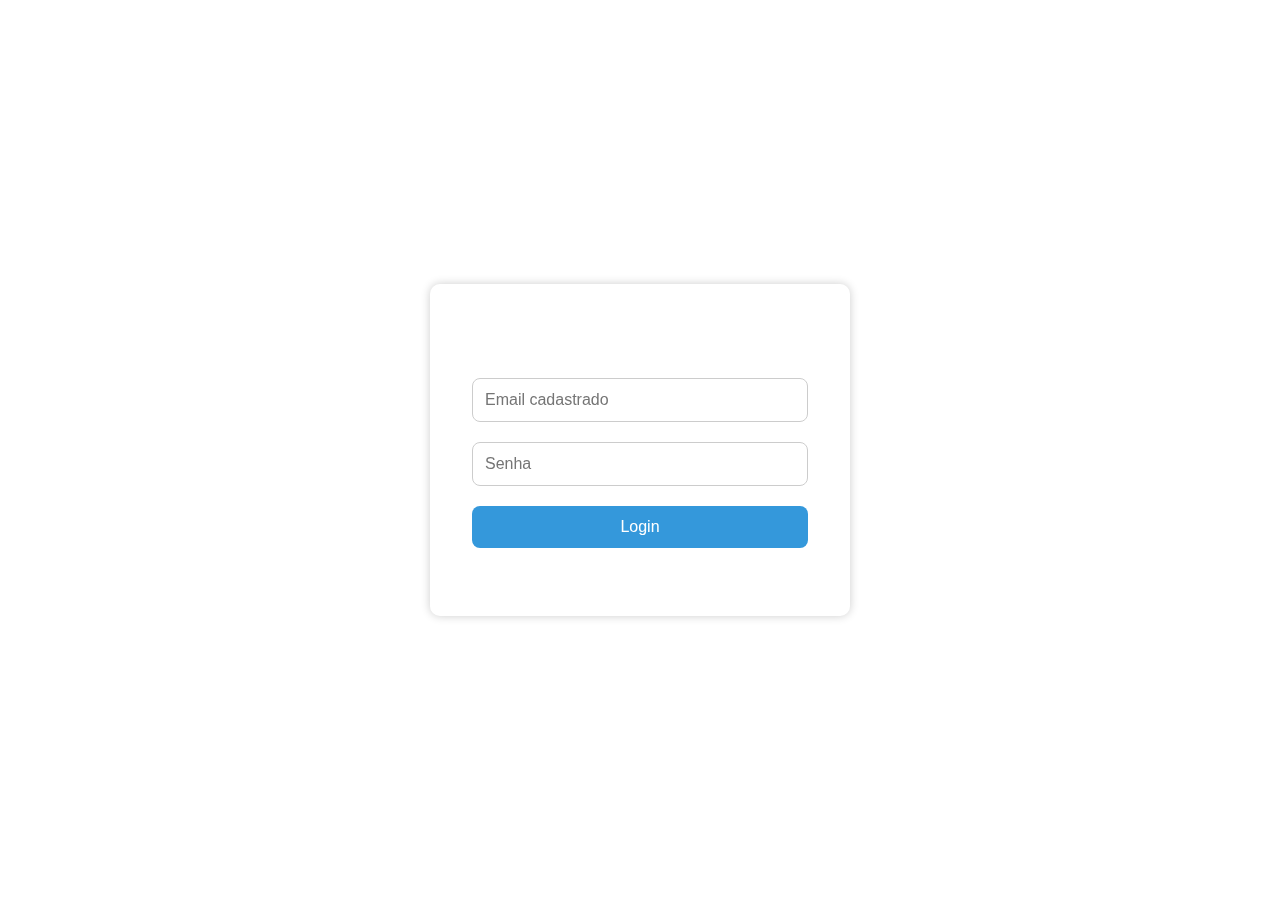
<file: index.html>
<!DOCTYPE html>
<html lang="pt-br">

<head>
  <meta charset="UTF-8" />
  <meta name="viewport" content="width=device-width, initial-scale=1.0" />
  <title>SisConecta</title>
  <link rel="stylesheet" href="style.css" />
</head>

<body>
  <!-- Barra de navegação no topo -->
  <header class="navbar">
    <div class="logo">SisConecta</div>
    <nav>
      <ul class="nav-links">
        <li><a href="#" data-secao="inicio" class="ativo">Início</a></li>
        <li><a href="#" data-secao="dispositivos">Gerenciar Dispositivos</a></li>
        <li><a href="#" data-secao="faq">FAQ</a></li>
        <li><a href="#" data-secao="perfil">Perfil</a></li>
        <li><a href="#" data-secao="sobre-nos">Sobre Nós</a></li>
      </ul>
    </nav>
  </header>

  <!-- Conteúdo principal -->
  <div class="conteudo">
    <!-- Seção Início -->
    <div id="inicio" class="secao ativa">
      <h1>Bem-vindo ao SisConecta</h1>

      <h2>Seus dispositivos:</h2>
      <div id="lista-inicio"></div>
    </div>

    <!-- Seção Gerenciar Dispositivos -->
    <div id="dispositivos" class="secao">
      <h2>Cadastrar Dispositivos</h2>


      <label for="nome">Nome do dispositivo:</label>
      <input type="text" id="nome" />

      <label for="tipo">Tipo:</label>
      <select id="tipo">
         <option value="Ar-condicionado">❄️ Ar-condicionado</option>
        <option value="Televisão">📺 Televisão</option>
        <option value="Lâmpada">💡 Lâmpada</option>
        <option value="Tomada">🔌 Tomada</option>
        <option value="Alarme">🚨 Alarme</option>
      
      </select>

      <label for="local">Local:</label>
      <select id="local">
          <option value="Escritório">🏢 Escritório</option>

        <option value="SalaReuniao">🧑‍🤝‍🧑 Sala de Reunião</option>

        <option value="Almoxarifado">📦 Almoxarifado</option>

       <option value="Recepção">👋 Recepção</option>

       <option value="Copa">☕ Copa</option>

       <option value="Banheiro">🚻 Banheiro</option>
      </select>

      <div id="campo-temperatura" style="display: none; margin-top: 10px;">
        <label for="temperatura">Temperatura (°C):</label>
        <input type="range" id="temperatura" min="16" max="30" value="24" />
        <span id="valor-temperatura">24º</span>
      </div>

      <button id="cadastrar">Cadastrar</button>

      <h3>Dispositivos cadastrados:</h3>
      <div id="lista-dispositivos"></div>
    </div>

    <!-- Seção FAQ -->
    <div id="faq" class="secao">
      <h2>Perguntas Frequentes (FAQ)</h2>
      <ul style="margin-top: 15px;">
        <li><strong>Como adiciono um dispositivo?</strong> — Preencha o nome, selecione o tipo e clique em "Cadastrar".
        </li>
        <li><strong>Como removo um dispositivo?</strong> — Clique no botão "Apagar" ao lado do dispositivo.</li>
        <li><strong>O que é o campo de temperatura?</strong> — Ele aparece apenas para ar-condicionado e define a
          temperatura desejada.</li>
          <li><strong>Deseja falar conosco?</strong> </li>
          <p>E-mail: contato@sisconecta.com.br</p>
          <p>Tel: +55 (11)95050-7070</p>
      </ul>
    </div>

    <!-- Seção Perfil -->
    <div id="perfil" class="secao">
      <h2>Meu Perfil</h2>

      <div class="profile-info">
        <h3 id="profile-name">Nome do Usuário</h3>
        <p id="profile-email">email@exemplo.com</p>
      </div>

      <div class="account-info">
        <p><strong>Nome:</strong> <span id="account-name">Nome Completo</span></p>
        <p><strong>Email:</strong> <span id="account-email">email@exemplo.com</span></p>
        <p><strong>Organização:</strong> <span id="account-organization">Nome da Organização</span></p>
      </div>

      <button id="edit-button" class="edit-button">Editar Perfil</button>

      <form id="edit-form" class="edit-form" style="display: none; margin-top: 15px;">
        <input type="text" id="edit-name-input" placeholder="Novo Nome" />
        <input type="email" id="edit-email-input" placeholder="Novo Email" />
        <input type="text" id="edit-organization-input" placeholder="Nova Organização" />
        <button type="submit">Salvar Alterações</button>
      </form>

      <button onclick="logout()" class="btn-sair" style="margin-top: 20px;">Sair</button>
    </div>

    <!-- Seção Sobre Nós -->
    <div id="sobre-nos" class="secao">
      <h2>Sobre Nós</h2>
      <p>Na SisConecta, transformamos tecnologia em simplicidade. Somos uma empresa especializada em integração completa
        de dispositivos IoT (Internet das Coisas) em ambientes digitais em um único e inteligente painel de controle
        online.</p>

      <h3>Missão</h3>
      <p>A missão da SisConecta é oferecer soluções tecnológicas que facilitem a gestão, conectividade e automação de
        dispositivos no ambiente corporativo, promovendo produtividade e eficiência para os nossos clientes.
      </p>
      <p>A visão da SisConecta é ser a referência nacional em soluções inteligentes para a gestão de dispositivos,
        reconhecida pela inovação, qualidade e impacto positivo na transformação digital das empresas.</p>

      <h3>Valores</h3>
      <p>Os valores da SisConecta são oferecer inovação e comprometimento de forma simples e sustentável, contribuindo
        para ambientes corporativos mais eficientes e conscientes, garantindo a proteção dos dados e dos dispositivos
        gerenciados, além de sempre manter a ética em primeiro lugar.</p>
      <h3>Nosso Time</h3>
      <div class="grid">
        <div class="card"><img src="img/alana.jpg" alt="Alana Pietra">
          <p>Alana Pietra<br></p>
        </div>
        <div class="card"><img src="img/matheus.jpg" alt="Matheus Ramos">
          <p>Matheus Ramos<br></p>
        </div>
        <div class="card"><img src="img/henry.jpg" alt="Henry Anjos">
          <p>Henry Anjos<br></p>
        </div>
        <div class="card"><img src="img/carlos.jpg" alt="Carlos Santos">
          <p>Carlos Santos<br></p>
        </div>
        <div class="card"><img src="img/erick.jpg" alt="Erick Goes">
          <p>Erick Goes<br></p>
        </div>
        <div class="card"><img src="img/pedro.jpg" alt="Pedro Henrique">
          <p>Pedro Henrique<br></p>
        </div>
        <div class="card"><img src="img/denis.jpg" alt="Denis Rocha">
          <p>Denis Rocha<br></p>
        </div>
        <div class="card"><img src="img/david.jpg" alt="David Lima">
          <p>David Lima<br></p>
        </div>
        <div class="card"><img src="img/vitinho.jpg" alt="Victor Hugo">
          <p>Victor Hugo<br></p>
        </div>
        <div class="card"><img src="img/miguel.jpg" alt="Miguel">
          <p>Miguel<br></p>
        </div>
      </div>
    </div>


    <script src="script.js"></script>
</body>

</html>
</file>
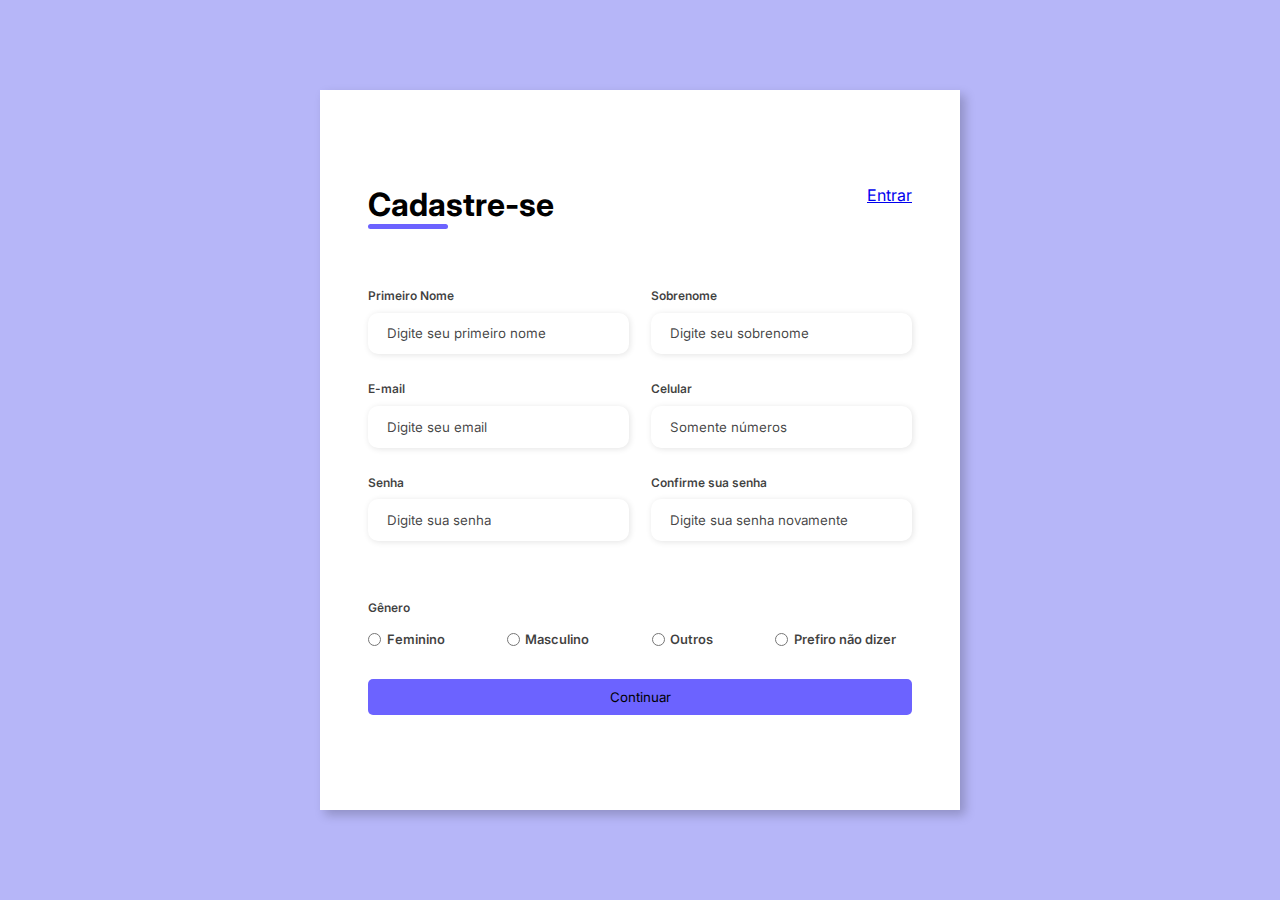
<file: cadastro.html>
<!DOCTYPE html>
<html lang="pt-br">
<head>
    <meta charset="UTF-8">
    <meta name="viewport" content="width=device-width, initial-scale=1.0">
    <link rel="stylesheet" href="cadastro.css">
    <title>Formulário de cadastro</title>
</head>

<body>
    <div class="container">
        <div class="form-image">
            <img src="undraw_visionary-technology_6ouq.png" alt="Imagem de tecnologia">
        </div>

        <div class="form">
            <form onsubmit="salvarCadastro(event)">
                <div class="form-header">
                    <div class="title">
                        <h1>Cadastre-se</h1>
                    </div>
                    <div class="login-button">
                        <a href="login.html" class="botao-link">Entrar</a>
                    </div>
                </div>

                <div class="input-group">
                    <div class="input-box">
                        <label for="firstname">Primeiro Nome</label>
                        <input id="firstname" type="text" name="firstname" placeholder="Digite seu primeiro nome" required>
                    </div>

                    <div class="input-box">
                        <label for="lastname">Sobrenome</label>
                        <input id="lastname" type="text" name="lastname" placeholder="Digite seu sobrenome" required>
                    </div>

                    <div class="input-box">
                        <label for="email">E-mail</label>
                        <input id="email" type="email" name="email" placeholder="Digite seu email" required>
                    </div>

                    <div class="input-box">
                        <label for="number">Celular</label>
                        <input id="number" type="text" name="number" placeholder="Somente números" required pattern="[0-9]+">
                    </div>

                    <div class="input-box">
                        <label for="password">Senha</label>
                        <input id="password" type="password" name="password" placeholder="Digite sua senha" required>
                    </div>

                    <div class="input-box">
                        <label for="Confirmpassword">Confirme sua senha</label>
                        <input id="Confirmpassword" type="password" name="Confirmpassword" placeholder="Digite sua senha novamente" required>
                    </div>
                </div>

                <div class="gender-inputs">
                    <div class="gender-title">
                        <h6>Gênero</h6>
                    </div>

                    <div class="gender-group">
                        <div class="gender-input">
                            <input type="radio" id="female" name="gender">
                            <label for="female">Feminino</label>
                        </div>
                        <div class="gender-input">
                            <input type="radio" id="male" name="gender">
                            <label for="male">Masculino</label>
                        </div>
                        <div class="gender-input">
                            <input type="radio" id="others" name="gender">
                            <label for="others">Outros</label>
                        </div>
                        <div class="gender-input">
                            <input type="radio" id="none" name="gender">
                            <label for="none">Prefiro não dizer</label>
                        </div>
                    </div>
                </div>

                <div class="continue-button">
                    <button type="submit">Continuar</button>
                </div>
            </form>
        </div>
    </div>

    <script src="cadastro.js"></script>
</body>
</html>
</file>
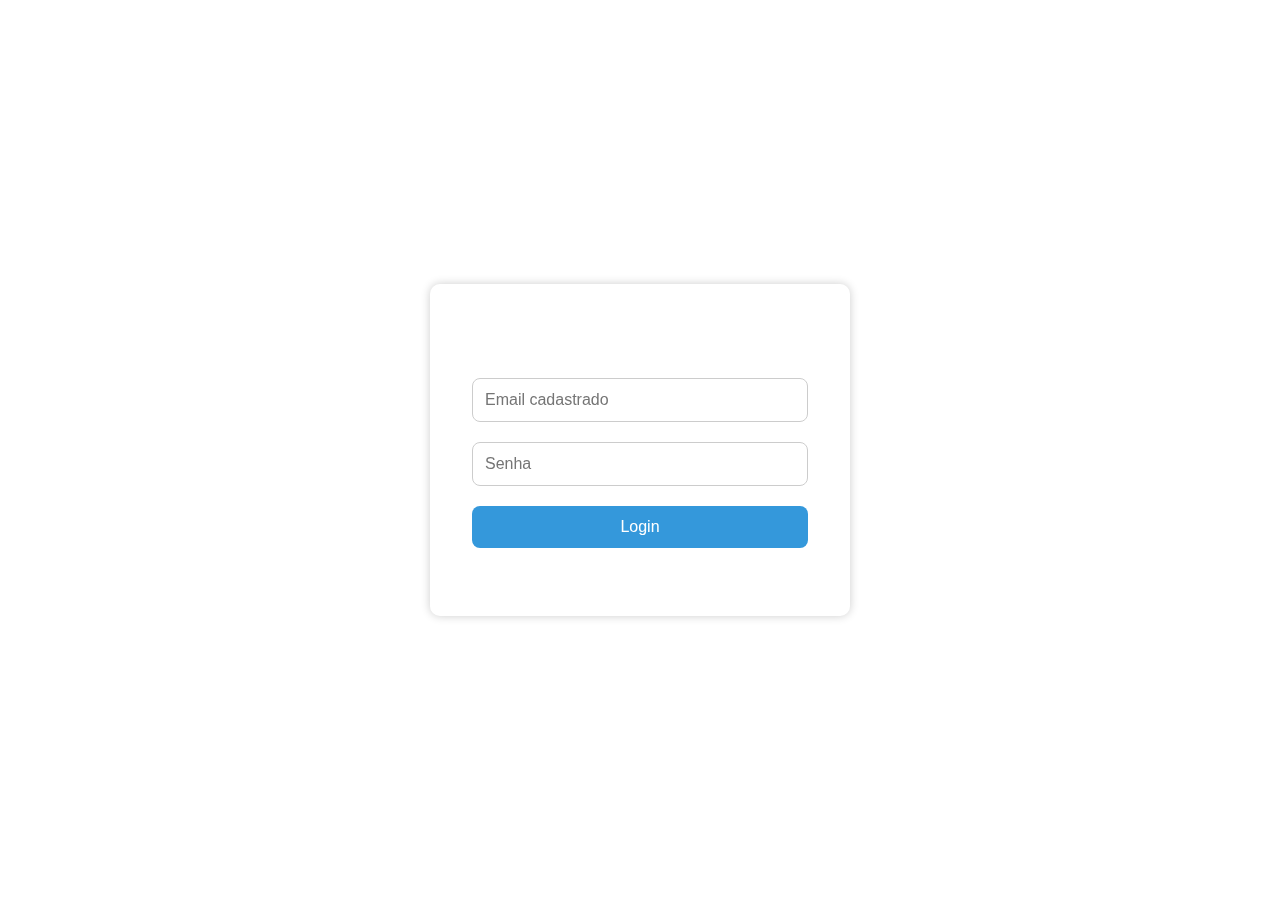
<file: login.html>
<!DOCTYPE html>
<html lang="pt-br">
<head>
  <meta charset="UTF-8" />
  <meta name="viewport" content="width=device-width, initial-scale=1.0" />
  <title>SisConecta - Login</title>
  <link rel="stylesheet" href="login.css" />
</head>
<body>
  <main class="container">
    <form onsubmit="login(event)">
      <h1>SisConecta</h1>

      <div class="input-box">
        <input placeholder="Email cadastrado" type="email" id="username" required />
      </div>

      <div class="input-box">
        <input placeholder="Senha" type="password" id="senha" required />
      </div>

      <button type="submit" class="login">Login</button>

      <p id="message" style="color: red; margin-top: 10px;"></p>

      <div class="register-link">
        <p>Não tem uma conta? <a href="cadastro.html">Cadastre-se</a></p>
      </div>
    </form>
  </main>

  <script src="login.js"></script>
</body>
</html>
</file>
<file: cadastro.css>
@import url('https://fonts.googleapis.com/css2?family=Inter:wght@100..900&display=swap');

* {
    padding: 0;
    margin: 0;
    box-sizing: border-box;
    font-family: 'Inter', sans-serif;
}

body {
    width: 100%;
    height: 100vh;
    display: flex;
    justify-content: center;
    align-items: center;
    background: #0c0ce94d;
}

.container {
    width: 80%;
    height: 80vh;
    display: flex;
    box-shadow: 5px 5px 10px rgba(0, 0, 0, .212);
    overflow: hidden;
}

/* Lado da imagem */
.form-image {
    width: 50%;
    display: flex;
    justify-content: center;
    align-items: center;
    background-color: #fde3a7d7;
    padding: 1rem;
    overflow: hidden;
}

.form-image img {
    width: 120%;            /* Estica a imagem pros lados */
    height: auto;
    object-fit: cover;
    transform: translateX(-10%); /* Centraliza melhor o "zoom" */
}

/* Lado do formulário */
.form {
    width: 50%;
    display: flex;
    justify-content: center;
    align-items: center;
    flex-direction: column;
    background-color: #fff;
    padding: 3rem;
}

.form-header {
    margin-bottom: 3rem;
    display: flex;
    justify-content: space-between;
    width: 100%;
}

.title h1::after {
    content: '';
    display: block;
    width: 5rem;
    height: 0.3rem;
    background-color: #6c63ff;
    margin: 0 auto;
    position: absolute;
    border-radius: 10px;
}

.login-button button {
    border: none;
    background-color: #ffffff;
    padding: 0.4rem 1rem;
    border-radius: 5px;
    cursor: pointer;
    border: 1px solid #6c63ff;
    transition: 0.3s;
}

.login-button button:hover {
    background-color: #6b63fff1;
}

.login-button button a {
    text-decoration: none;
    font-weight: 500;
    color: #6c63ff;
}

.login-button button:hover a {
    color: #fff;
}

.input-group {
    display: flex;
    flex-wrap: wrap;
    justify-content: space-between;
    padding: 1rem 0;
    width: 100%;
}

.input-box {
    display: flex;
    flex-direction: column;
    margin-bottom: 1.1rem;
    width: 48%;
}

.input-box input {
    margin: 0.6rem 0;
    padding: 0.8rem 1.2rem;
    border: none;
    border-radius: 10px;
    box-shadow: 1px 1px 6px #0000001c;
}

.input-box input:hover {
    background-color: #541baf75;
}

.input-box input:focus-visible {
    outline: 1px solid #6c63ff;
}

.input-box label {
    font-size: 0.75rem;
    font-weight: 600;
    color: #000000c0;
}

.input-box input::placeholder {
    color: #000000be;
}

.gender-inputs {
    width: 100%;
    margin-top: 1rem;
}

.gender-title h6 {
    font-size: 0.75rem;
    font-weight: 600;
    color: #000000c0;
    margin-bottom: 0.5rem;
}

.gender-group {
    display: flex;
    justify-content: space-between;
    flex-wrap: wrap;
}

.gender-input {
    display: flex;
    align-items: center;
    margin-top: 0.5rem;
    margin-right: 1rem;
}

.gender-input input {
    margin-right: 0.35rem;
}

.gender-input label {
    font-size: 0.81rem;
    font-weight: 600;
    color: #000000c0;
}

.continue-button {
    width: 100%;
    margin-top: 2rem;
}

.continue-button button {
    width: 100%;
    border: none;
    background-color: #6c63ff;
    padding: 0.62rem;
    border-radius: 5px;
    cursor: pointer;
    transition: 0.3s;
}

.continue-button button:hover {
    background-color: #6b63fff1;
}

.continue-button button a {
    text-decoration: none;
    font-size: 0.93rem;
    font-weight: 500;
    color: #fff;
}

/* Responsivo */
@media screen and (max-width: 1300px) {
    .form-image {
        display: none;
    }
    .container {
        width: 50%;
    }
    .form {
        width: 100%;
    }
}

@media screen and (max-width: 1064px) {
    .container {
        width: 90%;
        height: auto;
        flex-direction: column;
    }

    .input-group {
        flex-direction: column;
        max-height: none;
        padding-right: 0;
    }

    .input-box {
        width: 100%;
    }

    .gender-group {
        flex-direction: column;
    }

    .gender-input {
        margin-top: 0.5rem;
    }
}
</file>
<file: style.css>
/* Reset básico */
* {
  margin: 0;
  padding: 0;
  box-sizing: border-box;
}

/* Corpo */
body {
  font-family: 'Segoe UI', sans-serif;
  background: url('https://svitla.com/wp-content/uploads/2024/07/2327-iot-1440x810.jpg') no-repeat center center fixed;
  background-size: cover;
  color: #1a1a1a;
}

/* Navbar horizontal */
.navbar {
  display: flex;
  justify-content: space-between;
  align-items: center;
  background-color: #2c3e50;
  color: white;
  padding: 15px 30px;
  position: sticky;
  top: 0;
  z-index: 1000;
}

.logo {
  font-size: 20px;
  font-weight: bold;
}

.nav-links {
  list-style: none;
  display: flex;
  gap: 25px;
}

.nav-links li {
  position: relative;
}

.nav-links a {
  color: white;
  text-decoration: none;
  padding: 8px 12px;
  border-radius: 4px;
  transition: background-color 0.3s;
}

.nav-links a:hover,
.nav-links a.ativo {
  background-color:#3e668d;
}

/* Submenu */
.submenu {
  display: none;
  position: absolute;
  top: 100%;
  left: 0;
  background-color: #3e668d;
  border-radius: 4px;
  min-width: 200px;
  list-style: none;
  z-index: 999;
  padding: 0;
  margin-top: 5px;
}

.submenu li a {
  padding: 10px;
  display: block;
  color: white;
}

.submenu li a:hover {
  background-color: #143b83;
}

.dropdown:hover .submenu {
  display: block;
}

/* Conteúdo */
.conteudo {
  padding: 40px 20px;
}

.secao {
  display: none;
}

.secao.ativa {
  display: block;
  background-color: rgba(255, 255, 255, 0.9);
  padding: 25px;
  border-radius: 15px;
  max-width: 800px;
  margin: auto;
}

/* Campos de entrada */
input[type="text"],
input[type="number"],
select {
  display: block;
  margin-bottom: 15px;
  padding: 8px;
  font-size: 16px;
  width: 100%;
  max-width: 300px;
  border: 1px solid #ccc;
  border-radius: 5px;
}

/* Botão cadastrar */
button {
  padding: 10px 20px;
  font-size: 16px;
  border: none;
  border-radius: 5px;
  background-color: #3498db;
  color: white;
  cursor: pointer;
}

button:hover {
  background-color: #2980b9;
}

/* Lista de dispositivos */
#lista-dispositivos {
  margin-top: 50px;
}

.dispositivo {
  border: 2px solid #ccc;
  padding: 15px;
  margin-bottom: 15px;
  border-radius: 10px;
  background-color: white;
  box-shadow: 0px 2px 5px rgba(0,0,0,0.2);
}

.dispositivo h3 {
  margin-bottom: 10px;
  color: #2c3e50;
}

/* Status */
.ligado {
  color: green;
  font-weight: bold;
}

.desligado {
  color: red;
  font-weight: bold;
}

/* Responsivo */
@media (max-width: 768px) {
  .nav-links {
    flex-direction: column;
    background-color: #2c3e50;
    position: absolute;
    top: 60px;
    right: 0;
    width: 100%;
    display: none;
  }

  .nav-links.show {
    display: flex;
  }

  .navbar {
    flex-direction: column;
    align-items: flex-start;
  }

  .logo {
    margin-bottom: 10px;
  }
}

/* Slider de temperatura */
input[type="range"] {
 
  width: 100%;
  max-width: 300px;
  height: 8px;
  border-radius: 5px;
  background: #ccc;
  outline: none;
  margin: 10px 0;
}

/* Estilo do botão do slider (thumb) - WebKit (Chrome, Safari) */
input[type="range"]::-webkit-slider-thumb {
  -webkit-appearance: none;
  appearance: none;
  width: 18px;
  height: 18px;
  border-radius: 50%;
  background: #3498db;
  cursor: pointer;
  border: 2px solid white;
  box-shadow: 0 0 4px rgba(0,0,0,0.2);
}

/* Seção Sobre Nós */
#sobre-nos h2,
#sobre-nos h3 {
  margin-bottom: 15px;
  color: #2c3e50;
}

#sobre-nos p,
#sobre-nos ul {
  margin-bottom: 20px;
  line-height: 1.6;
}

/* Lista de valores com bullets personalizados */
#sobre-nos ul {
  padding-left: 20px;
}

#sobre-nos ul li {
  margin-bottom: 12px;
}

/* Grid de cards da equipe */
#sobre-nos .grid {
  display: grid;
  grid-template-columns: repeat(auto-fit, minmax(160px, 1fr));
  gap: 20px;
  margin-top: 30px;
}

/* Estilo dos cards dos membros da equipe */
#sobre-nos .card {
  background-color: white;
  padding: 15px;
  border-radius: 10px;
  text-align: center;
  box-shadow: 0 4px 10px rgba(0, 0, 0, 0.15);
  transition: transform 0.3s, box-shadow 0.3s;
}

#sobre-nos .card:hover {
  transform: translateY(-5px);
  box-shadow: 0 6px 14px rgba(0, 0, 0, 0.25);
}

#sobre-nos .card img {
  width: 100%;
  max-width: 120px;
  height: 120px;
  object-fit: cover;
  border-radius: 50%;
  margin-bottom: 10px;
  border: 3px solid #3e668d;
}

#sobre-nos .card p {
  font-size: 16px;
  font-weight: bold;
  color: #2c3e50;
}

#sobre-nos .card small {
  display: block;
  font-size: 13px;
  color: #888;
}
</file>
<file: login.css>
/* Reset básico */
* {
  margin: 0;
  padding: 0;
  box-sizing: border-box;
}

body {
  font-family: 'Segoe UI', sans-serif;
  background: url('https://svitla.com/wp-content/uploads/2024/07/2327-iot-1440x810.jpg') no-repeat center center fixed;
  background-size: cover;
  color: #1a1a1a;
  display: flex;
  justify-content: center;
  align-items: center;
  height: 100vh;
}

/* Container do formulário */
.container {
 width: 420px;
    background-color: transparent;
    border:  2px solid rgba(255, 255, 255, .2);
    border-radius: 10px;
    color: #fff;
    padding: 30px 40px;
    box-shadow: 0 0 10px rgba( 0, 0, 0, .2);
   backdrop-filter: blur(100px);
}

/* Título */
.container h1 {
  text-align: center;
  margin-bottom: 25px;
  color: #ffffff;
}

/* Inputs com ícones */
.input-box {
  position: relative;
  margin-bottom: 20px;
}

.input-box input {
  width: 100%;
  padding: 12px 40px 12px 12px;
  font-size: 16px;
  border: 1px solid #ccc;
  border-radius: 8px;
  outline: none;
}

.input-box i {
  position: absolute;
  right: 10px;
  top: 50%;
  transform: translateY(-50%);
  color: #ffffff;
  font-size: 20px;
}

/* Checkbox e link */
.remember-forgot {
  display: flex;
  justify-content: space-between;
  font-size: 14px;
  margin-bottom: 20px;
  color: #ffffff;
}

.remember-forgot a {
  color: #ffffff;
  text-decoration: none;
}

.remember-forgot a:hover {
  text-decoration: underline;
}

/* Botão de login */
button.login {
  width: 100%;
  background-color: #3498db;
  color: white;
  border: none;
  padding: 12px;
  font-size: 16px;
  border-radius: 8px;
  cursor: pointer;
  transition: background-color 0.3s;
}

button.login:hover {
  background-color: #2980b9;
}

/* Link de cadastro */
.register-link {
  text-align: center;
  margin-top: 20px;
  font-size: 14px;
  color: #ffffff;
}

.register-link a {
  color: #ffffff;
  text-decoration: none;
}

.register-link a:hover {
  text-decoration: underline;
}

/* Mensagem de erro */
#message {
  color: red;
  text-align: center;
  margin-top: 10px;
  font-weight: bold;
}
</file>
